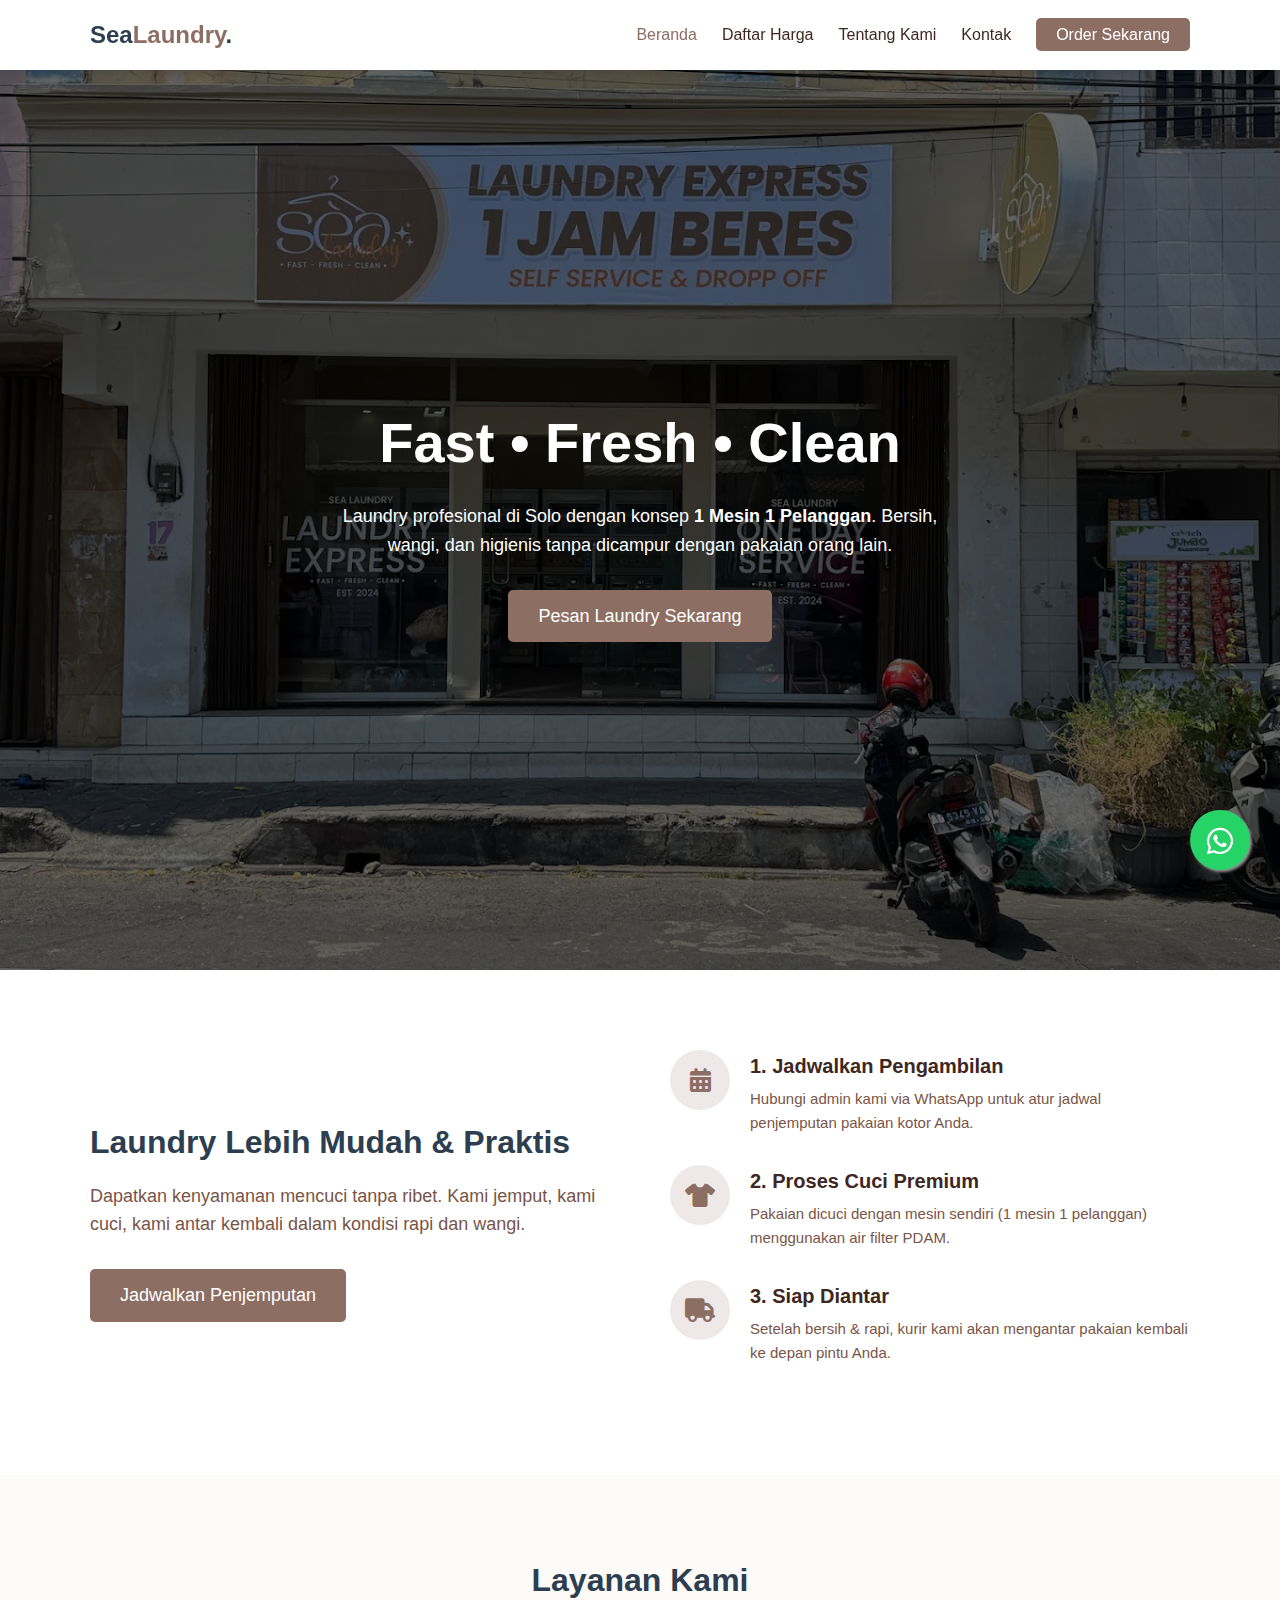
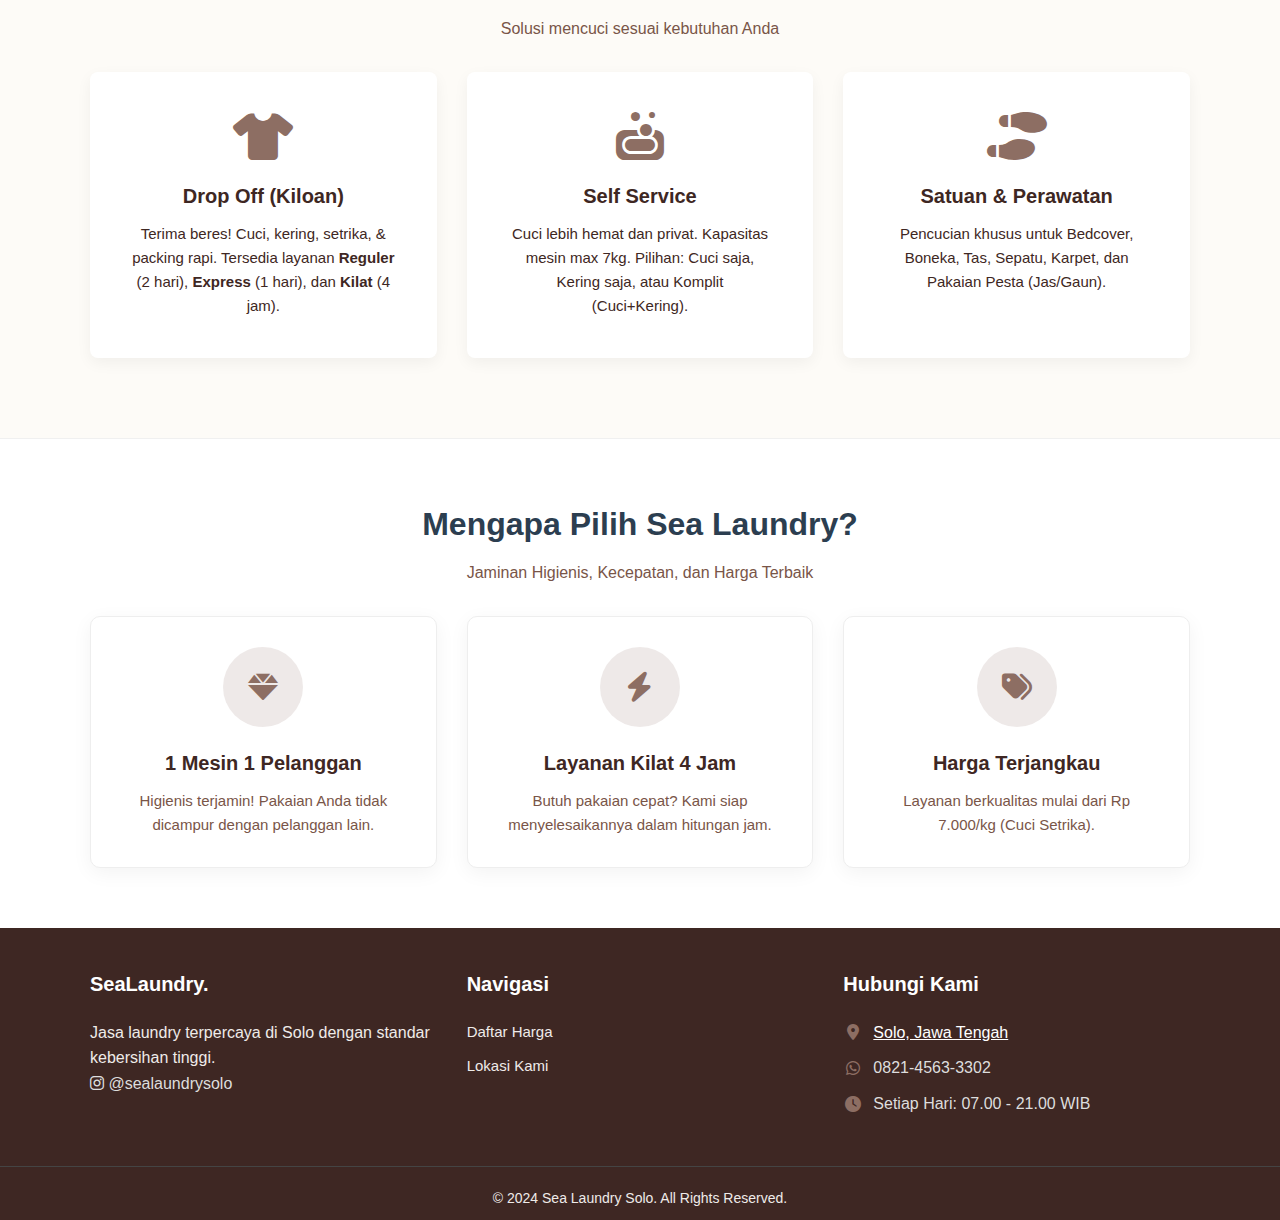
<file: index.html>
<!DOCTYPE html>
<html lang="id">
<head>
    <meta charset="UTF-8">
    <meta name="viewport" content="width=device-width, initial-scale=1.0">
    <title>Sea Laundry Solo - Fast, Fresh, Clean</title>
    <link rel="stylesheet" href="assets/css/style.css">
    <link rel="icon" href="assets/image/favicon.png" type="image/png">
    <link rel="stylesheet" href="https://cdnjs.cloudflare.com/ajax/libs/font-awesome/6.0.0/css/all.min.css">
</head>
<body>

    <nav class="navbar">
        <div class="container">
            <a href="index.html" class="logo">Sea<span>Laundry</span>.</a>
            
            <div class="menu-toggle" id="mobile-menu">
                <span class="bar"></span>
                <span class="bar"></span>
                <span class="bar"></span>
            </div>

            <ul class="nav-links">
                <li><a href="index.html" class="active">Beranda</a></li>
                <li><a href="pages/price-list.html">Daftar Harga</a></li>
                <li><a href="pages/about.html">Tentang Kami</a></li>
                <li><a href="pages/contact.html">Kontak</a></li>
                <li><a href="https://wa.me/6282145633302" class="btn-nav">Order Sekarang</a></li>
            </ul>
        </div>
    </nav>

    <header class="hero" id="home">
        <div class="hero-content">
            <h1>Fast • Fresh • Clean</h1>
            <p>Laundry profesional di Solo dengan konsep <strong>1 Mesin 1 Pelanggan</strong>. Bersih, wangi, dan higienis tanpa dicampur dengan pakaian orang lain.</p>
            <a href="https://wa.me/6282145633302" class="btn-primary">Pesan Laundry Sekarang</a>
        </div>
    </header>

    <section class="workflow">
        <div class="container workflow-grid">
            
            <div class="workflow-left">
                <h2 class="section-title" style="text-align: left;">Laundry Lebih Mudah & Praktis</h2>
                <p>Dapatkan kenyamanan mencuci tanpa ribet. Kami jemput, kami cuci, kami antar kembali dalam kondisi rapi dan wangi.</p>
                <a href="https://wa.me/6282145633302" class="btn-primary">Jadwalkan Penjemputan</a>
            </div>

            <div class="workflow-right">
                
                <div class="wf-item">
                    <div class="wf-icon">
                        <i class="fas fa-calendar-alt"></i>
                    </div>
                    <div class="wf-text">
                        <h3>1. Jadwalkan Pengambilan</h3>
                        <p>Hubungi admin kami via WhatsApp untuk atur jadwal penjemputan pakaian kotor Anda.</p>
                    </div>
                </div>

                <div class="wf-item">
                    <div class="wf-icon">
                        <i class="fas fa-tshirt"></i>
                    </div>
                    <div class="wf-text">
                        <h3>2. Proses Cuci Premium</h3>
                        <p>Pakaian dicuci dengan mesin sendiri (1 mesin 1 pelanggan) menggunakan air filter PDAM.</p>
                    </div>
                </div>

                <div class="wf-item">
                    <div class="wf-icon">
                        <i class="fas fa-truck"></i>
                    </div>
                    <div class="wf-text">
                        <h3>3. Siap Diantar</h3>
                        <p>Setelah bersih & rapi, kurir kami akan mengantar pakaian kembali ke depan pintu Anda.</p>
                    </div>
                </div>

            </div>
        </div>
    </section>

    <section class="services" id="services">
        <div class="container">
            <h2 class="section-title">Layanan Kami</h2>
            <p class="section-subtitle">Solusi mencuci sesuai kebutuhan Anda</p>
            
            <div class="service-grid">
                <div class="service-card">
                    <i class="fas fa-tshirt service-icon"></i>
                    <h3>Drop Off (Kiloan)</h3>
                    <p>Terima beres! Cuci, kering, setrika, & packing rapi. Tersedia layanan <strong>Reguler</strong> (2 hari), <strong>Express</strong> (1 hari), dan <strong>Kilat</strong> (4 jam).</p>
                </div>

                <div class="service-card">
                    <i class="fas fa-soap service-icon"></i>
                    <h3>Self Service</h3>
                    <p>Cuci lebih hemat dan privat. Kapasitas mesin max 7kg. Pilihan: Cuci saja, Kering saja, atau Komplit (Cuci+Kering).</p>
                </div>

                <div class="service-card">
                    <i class="fas fa-shoe-prints service-icon"></i>
                    <h3>Satuan & Perawatan</h3>
                    <p>Pencucian khusus untuk Bedcover, Boneka, Tas, Sepatu, Karpet, dan Pakaian Pesta (Jas/Gaun).</p>
                </div>
            </div>
        </div>
    </section>

    <section class="features">
        <div class="container">
            <h2 class="section-title">Mengapa Pilih Sea Laundry?</h2>
            <p class="section-subtitle">Jaminan Higienis, Kecepatan, dan Harga Terbaik</p>
            <div class="features-grid">
                
                <div class="feature-item">
                    <div class="feature-icon">
                        <i class="fas fa-gem"></i> </div>
                    <h3>1 Mesin 1 Pelanggan</h3>
                    <p>Higienis terjamin! Pakaian Anda tidak dicampur dengan pelanggan lain.</p>
                </div>

                <div class="feature-item">
                    <div class="feature-icon">
                        <i class="fas fa-bolt"></i> </div>
                    <h3>Layanan Kilat 4 Jam</h3>
                    <p>Butuh pakaian cepat? Kami siap menyelesaikannya dalam hitungan jam.</p>
                </div>

                <div class="feature-item">
                    <div class="feature-icon">
                        <i class="fas fa-tags"></i> </div>
                    <h3>Harga Terjangkau</h3>
                    <p>Layanan berkualitas mulai dari Rp 7.000/kg (Cuci Setrika).</p>
                </div>

            </div>
        </div>
    </section>

    <footer>
        <div class="container footer-content">
            <div class="footer-section">
                <h3>SeaLaundry.</h3>
                <p>Jasa laundry terpercaya di Solo dengan standar kebersihan tinggi.</p>
                <p><a href="https://www.instagram.com/sealaundrysolo/" target="_blank" style="color: #ddd;"><i class="fab fa-instagram"></i> @sealaundrysolo</a></p>
            </div>
            <div class="footer-section">
                <h3>Navigasi</h3>
                <ul>
                    <li><a href="pages/price-list.html">Daftar Harga</a></li>
                    <li><a href="pages/contact.html">Lokasi Kami</a></li>
                </ul>
            </div>
            <div class="footer-section">
                <h3>Hubungi Kami</h3>
                
                <div class="footer-contact-row">
                    <i class="fas fa-map-marker-alt"></i>
                    <a href="https://maps.app.goo.gl/S8mhkAVVoAn85UU68" target="_blank" class="map-link">
                        Solo, Jawa Tengah
                    </a>
                </div>
                
                <div class="footer-contact-row">
                    <i class="fab fa-whatsapp"></i>
                    <a href="https://wa.me/6282145633302" target="_blank" class="footer-link">
                        0821-4563-3302
                    </a>
                </div>
                <div class="footer-contact-row">
                    <i class="fas fa-clock"></i>
                    <span style="color: #ddd;">Setiap Hari: 07.00 - 21.00 WIB</span>
                </div>
            </div>
        </div>
        <div class="footer-bottom">
            <p>&copy; 2024 Sea Laundry Solo. All Rights Reserved.</p>
        </div>
    </footer>

    <a href="https://wa.me/6282145633302?text=Halo%20Sea%20Laundry,%20saya%20mau%20tanya%20tentang%20layanan%20laundry..." class="float-wa" target="_blank">
        <i class="fab fa-whatsapp my-float"></i>
    </a>

    <script src="assets/js/main.js"></script>
</body>
</html>
</file>
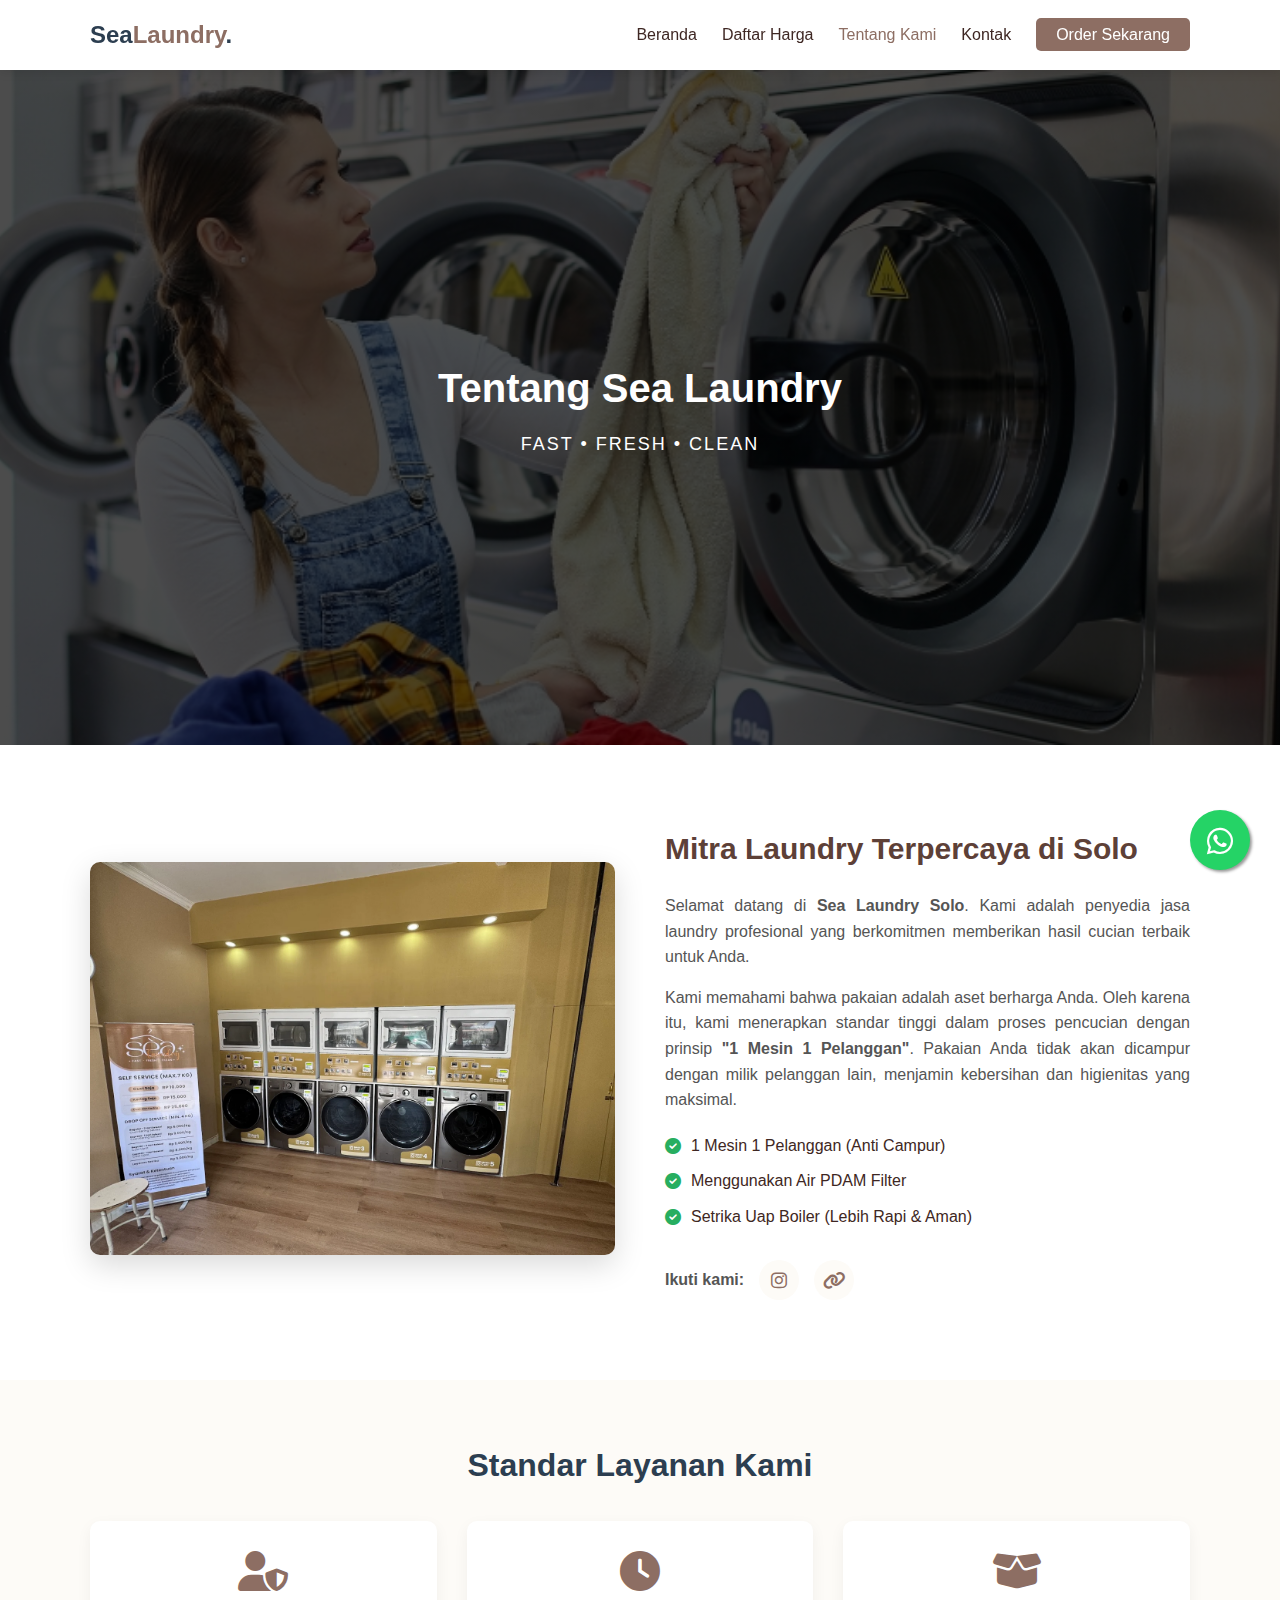
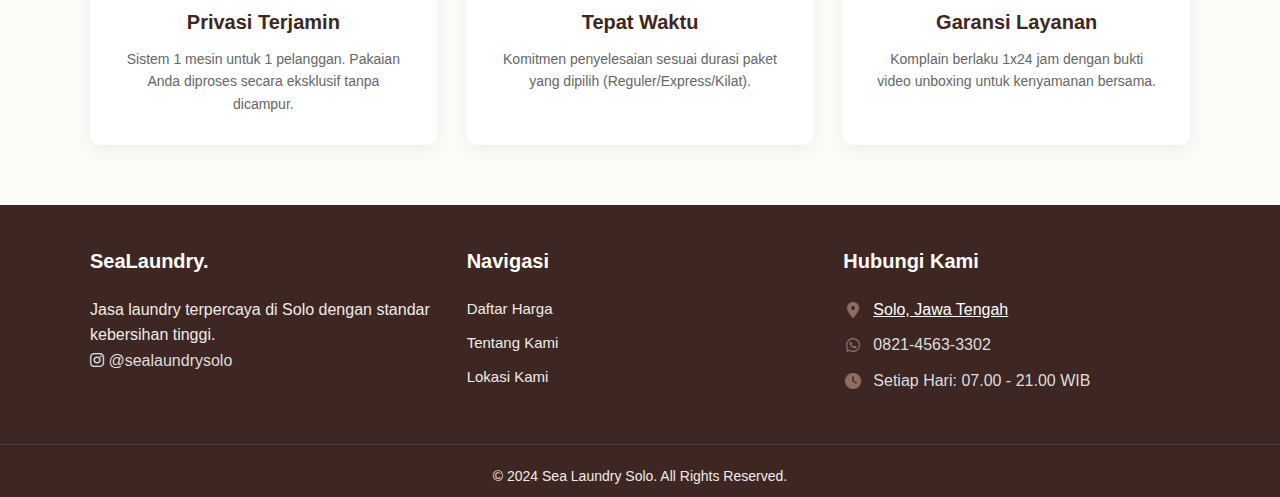
<file: pages/about.html>
<!DOCTYPE html>
<html lang="id">
<head>
    <meta charset="UTF-8">
    <meta name="viewport" content="width=device-width, initial-scale=1.0">
    <title>Tentang Kami - Sea Laundry Solo</title>
    
    <link rel="stylesheet" href="../assets/css/style.css">
    <link rel="stylesheet" href="https://cdnjs.cloudflare.com/ajax/libs/font-awesome/6.0.0/css/all.min.css">
</head>
<body>

    <nav class="navbar">
        <div class="container">
            <a href="../index.html" class="logo">Sea<span>Laundry</span>.</a>
            
            <div class="menu-toggle" id="mobile-menu">
                <span class="bar"></span>
                <span class="bar"></span>
                <span class="bar"></span>
            </div>

            <ul class="nav-links">
                <li><a href="../index.html">Beranda</a></li>
                <li><a href="price-list.html">Daftar Harga</a></li>
                <li><a href="about.html" class="active">Tentang Kami</a></li>
                <li><a href="contact.html">Kontak</a></li>
                <li><a href="https://wa.me/6282145633302" class="btn-nav">Order Sekarang</a></li>
            </ul>
        </div>
    </nav>

    <header class="page-header">
        <div class="header-content">
            <h1>Tentang Sea Laundry</h1>
            <p>Fast • Fresh • Clean</p>
        </div>
    </header>

    <section class="about-section">
        <div class="container">
            <div class="about-grid">
                <div class="about-image">
                    <img src="../assets/image/interior.webp" alt="Interior Sea Laundry Solo">
                </div>
                <div class="about-text">
                    <h2>Mitra Laundry Terpercaya di Solo</h2>
                    <p>Selamat datang di <strong>Sea Laundry Solo</strong>. Kami adalah penyedia jasa laundry profesional yang berkomitmen memberikan hasil cucian terbaik untuk Anda.</p>
                    <p>Kami memahami bahwa pakaian adalah aset berharga Anda. Oleh karena itu, kami menerapkan standar tinggi dalam proses pencucian dengan prinsip <strong>"1 Mesin 1 Pelanggan"</strong>. Pakaian Anda tidak akan dicampur dengan milik pelanggan lain, menjamin kebersihan dan higienitas yang maksimal.</p>
                    
                    <div class="about-features">
                        <div class="af-item">
                            <i class="fas fa-check-circle"></i>
                            <span>1 Mesin 1 Pelanggan (Anti Campur)</span>
                        </div>
                        <div class="af-item">
                            <i class="fas fa-check-circle"></i>
                            <span>Menggunakan Air PDAM Filter</span>
                        </div>
                        <div class="af-item">
                            <i class="fas fa-check-circle"></i>
                            <span>Setrika Uap Boiler (Lebih Rapi & Aman)</span>
                        </div>
                    </div>

                    <div class="social-connect">
                        <p>Ikuti kami:</p>
                        <a href="https://www.instagram.com/sealaundrysolo/" target="_blank" class="social-icon"><i class="fab fa-instagram"></i></a>
                        <a href="https://linktr.ee/SeaLaundrySolo" target="_blank" class="social-icon"><i class="fas fa-link"></i></a>
                    </div>
                </div>
            </div>
        </div>
    </section>

    <section class="values-section">
        <div class="container">
            <h2 class="section-title">Standar Layanan Kami</h2>
            <div class="values-grid">
                <div class="value-card">
                    <i class="fas fa-user-shield"></i>
                    <h3>Privasi Terjamin</h3>
                    <p>Sistem 1 mesin untuk 1 pelanggan. Pakaian Anda diproses secara eksklusif tanpa dicampur.</p>
                </div>
                <div class="value-card">
                    <i class="fas fa-clock"></i>
                    <h3>Tepat Waktu</h3>
                    <p>Komitmen penyelesaian sesuai durasi paket yang dipilih (Reguler/Express/Kilat).</p>
                </div>
                <div class="value-card">
                    <i class="fas fa-box-open"></i>
                    <h3>Garansi Layanan</h3>
                    <p>Komplain berlaku 1x24 jam dengan bukti video unboxing untuk kenyamanan bersama.</p>
                </div>
            </div>
        </div>
    </section>

    <footer>
        <div class="container footer-content">
            <div class="footer-section">
                <h3>SeaLaundry.</h3>
                <p>Jasa laundry terpercaya di Solo dengan standar kebersihan tinggi.</p>
                <p><a href="https://www.instagram.com/sealaundrysolo/" target="_blank" style="color: #ddd;"><i class="fab fa-instagram"></i> @sealaundrysolo</a></p>
            </div>
            
            <div class="footer-section">
                <h3>Navigasi</h3>
                <ul>
                    <li><a href="price-list.html">Daftar Harga</a></li>
                    <li><a href="about.html">Tentang Kami</a></li>
                    <li><a href="contact.html">Lokasi Kami</a></li>
                </ul>
            </div>
            
            <div class="footer-section">
                <h3>Hubungi Kami</h3>
                
                <div class="footer-contact-row">
                    <i class="fas fa-map-marker-alt"></i>
                    <a href="https://maps.google.com/?q=Sea+Laundry+Solo" target="_blank" class="map-link">
                        Solo, Jawa Tengah
                    </a>
                </div>
                
                <div class="footer-contact-row">
                    <i class="fab fa-whatsapp"></i>
                    <a href="https://wa.me/6282145633302" target="_blank" class="footer-link">
                        0821-4563-3302
                    </a>
                </div>
                
                <div class="footer-contact-row">
                    <i class="fas fa-clock"></i>
                    <span style="color: #ddd;">Setiap Hari: 07.00 - 21.00 WIB</span>
                </div>
            </div>
        </div>
        <div class="footer-bottom">
            <p>© 2024 Sea Laundry Solo. All Rights Reserved.</p>
        </div>
    </footer>

    <a href="https://wa.me/6282145633302?text=Halo%20Sea%20Laundry,%20saya%20ingin%20bertanya..." class="float-wa" target="_blank">
        <i class="fab fa-whatsapp my-float"></i>
    </a>

    <script src="../assets/js/main.js"></script>
</body>
</html>
</file>
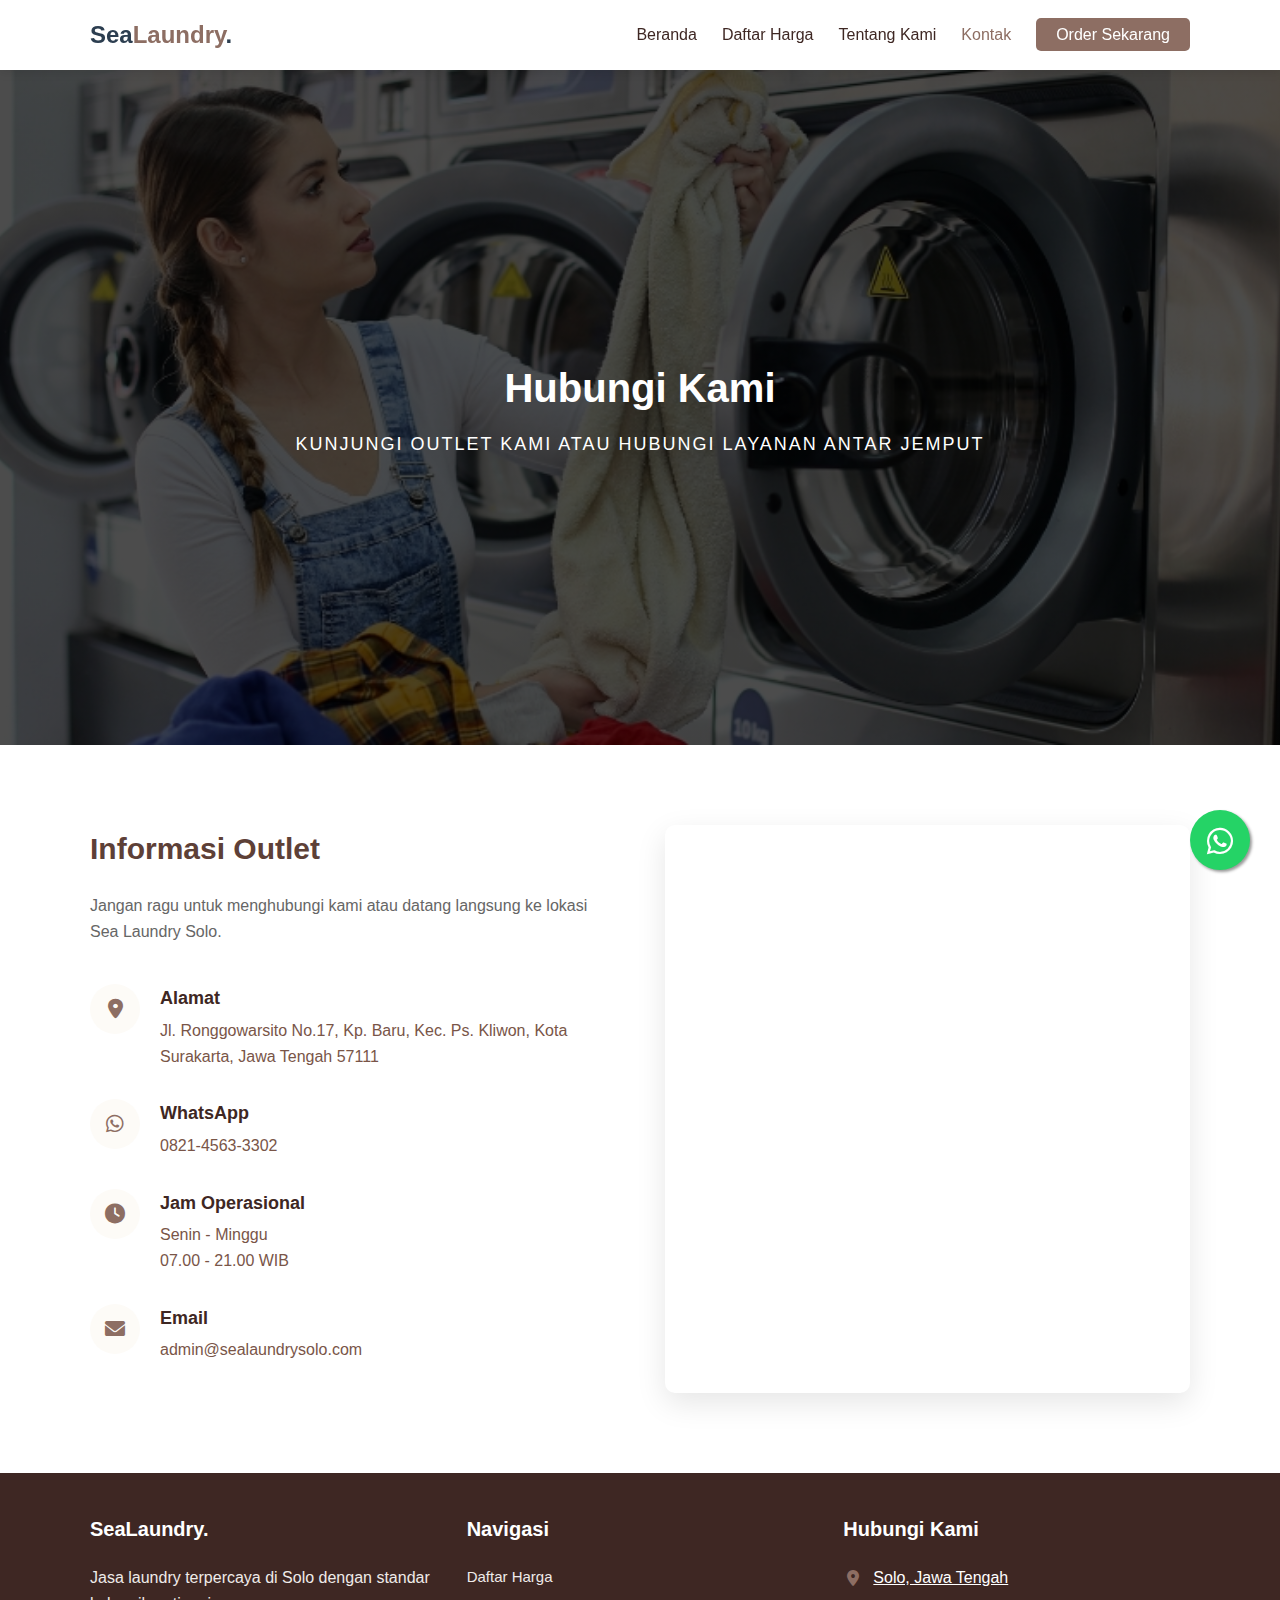
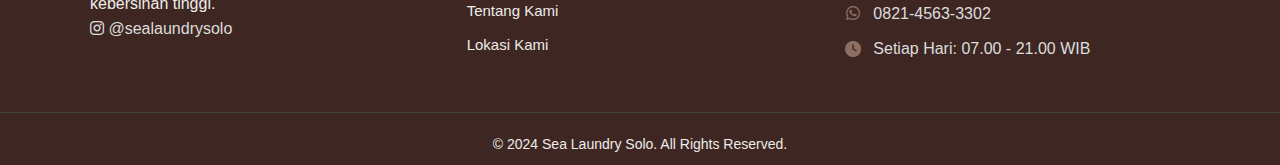
<file: pages/contact.html>
<!DOCTYPE html>
<html lang="id">
<head>
    <meta charset="UTF-8">
    <meta name="viewport" content="width=device-width, initial-scale=1.0">
    <title>Kontak & Lokasi - Sea Laundry Solo</title>
    <link rel="icon" href="../assets/image/favicon.png" type="image/png">
    <link rel="stylesheet" href="../assets/css/style.css">
    <link rel="stylesheet" href="https://cdnjs.cloudflare.com/ajax/libs/font-awesome/6.0.0/css/all.min.css">
</head>
<body>

    <nav class="navbar">
        <div class="container">
            <a href="../index.html" class="logo">Sea<span>Laundry</span>.</a>
            
            <div class="menu-toggle" id="mobile-menu">
                <span class="bar"></span>
                <span class="bar"></span>
                <span class="bar"></span>
            </div>

            <ul class="nav-links">
                <li><a href="../index.html">Beranda</a></li>
                <li><a href="price-list.html">Daftar Harga</a></li>
                <li><a href="about.html">Tentang Kami</a></li>
                <li><a href="contact.html" class="active">Kontak</a></li>
                <li><a href="https://wa.me/6282145633302" class="btn-nav">Order Sekarang</a></li>
            </ul>
        </div>
    </nav>

    <header class="page-header">
        <div class="header-content">
            <h1>Hubungi Kami</h1>
            <p>Kunjungi outlet kami atau hubungi layanan antar jemput</p>
        </div>
    </header>

    <section class="contact-section">
        <div class="container">
            <div class="contact-grid">
                
                <div class="contact-info">
                    <h2>Informasi Outlet</h2>
                    <p>Jangan ragu untuk menghubungi kami atau datang langsung ke lokasi Sea Laundry Solo.</p>
                    
                    <div class="contact-item">
                        <i class="fas fa-map-marker-alt"></i>
                        <div>
                            <h3>Alamat</h3>
                            <p>Jl. Ronggowarsito No.17, Kp. Baru, Kec. Ps. Kliwon, Kota Surakarta, Jawa Tengah 57111</p>
                        </div>
                    </div>

                    <div class="contact-item">
                        <i class="fab fa-whatsapp"></i>
                        <div>
                            <h3>WhatsApp</h3>
                            <p><a href="https://wa.me/6282145633302">0821-4563-3302</a></p>
                        </div>
                    </div>

                    <div class="contact-item">
                        <i class="fas fa-clock"></i>
                        <div>
                            <h3>Jam Operasional</h3>
                            <p>Senin - Minggu</p>
                            <p>07.00 - 21.00 WIB</p>
                        </div>
                    </div>

                    <div class="contact-item">
                        <i class="fas fa-envelope"></i>
                        <div>
                            <h3>Email</h3>
                            <p>admin@sealaundrysolo.com</p>
                        </div>
                    </div>
                </div>

                <div class="contact-map">
                    <div class="map-responsive">
                        <iframe src="https://www.google.com/maps/embed?pb=!1m14!1m8!1m3!1d1799.033904417703!2d110.82723712687977!3d-7.571253311183058!3m2!1i1024!2i768!4f13.1!3m3!1m2!1s0x2e7a17f77484fd23%3A0x5e15e56496da6f5d!2sSea%20Laundry%20Solo!5e0!3m2!1sen!2sid!4v1763559240361!5m2!1sen!2sid" width="100%" height="450" style="border:0;" allowfullscreen="" loading="lazy" referrerpolicy="no-referrer-when-downgrade"></iframe>
                    </div>
                </div>

            </div>
        </div>
    </section>

    <footer>
        <div class="container footer-content">
            <div class="footer-section">
                <h3>SeaLaundry.</h3>
                <p>Jasa laundry terpercaya di Solo dengan standar kebersihan tinggi.</p>
                <p><a href="https://www.instagram.com/sealaundrysolo/" target="_blank" style="color: #ddd;"><i class="fab fa-instagram"></i> @sealaundrysolo</a></p>
            </div>
            
            <div class="footer-section">
                <h3>Navigasi</h3>
                <ul>
                    <li><a href="price-list.html">Daftar Harga</a></li>
                    <li><a href="about.html">Tentang Kami</a></li>
                    <li><a href="contact.html">Lokasi Kami</a></li>
                </ul>
            </div>
            
            <div class="footer-section">
                <h3>Hubungi Kami</h3>
                
                <div class="footer-contact-row">
                    <i class="fas fa-map-marker-alt"></i>
                    <a href="https://maps.google.com/?q=Sea+Laundry+Solo" target="_blank" class="map-link">
                        Solo, Jawa Tengah
                    </a>
                </div>
                
                <div class="footer-contact-row">
                    <i class="fab fa-whatsapp"></i>
                    <a href="https://wa.me/6282145633302" target="_blank" class="footer-link">
                        0821-4563-3302
                    </a>
                </div>
                <div class="footer-contact-row">
                    <i class="fas fa-clock"></i>
                    <span style="color: #ddd;">Setiap Hari: 07.00 - 21.00 WIB</span>
                </div>
            </div>
        </div>
        <div class="footer-bottom">
            <p>&copy; 2024 Sea Laundry Solo. All Rights Reserved.</p>
        </div>
    </footer>

    <a href="https://wa.me/6282145633302?text=Halo..." class="float-wa" target="_blank">
        <i class="fab fa-whatsapp my-float"></i>
    </a>

    <script src="../assets/js/main.js"></script>
</body>
</html>
</file>
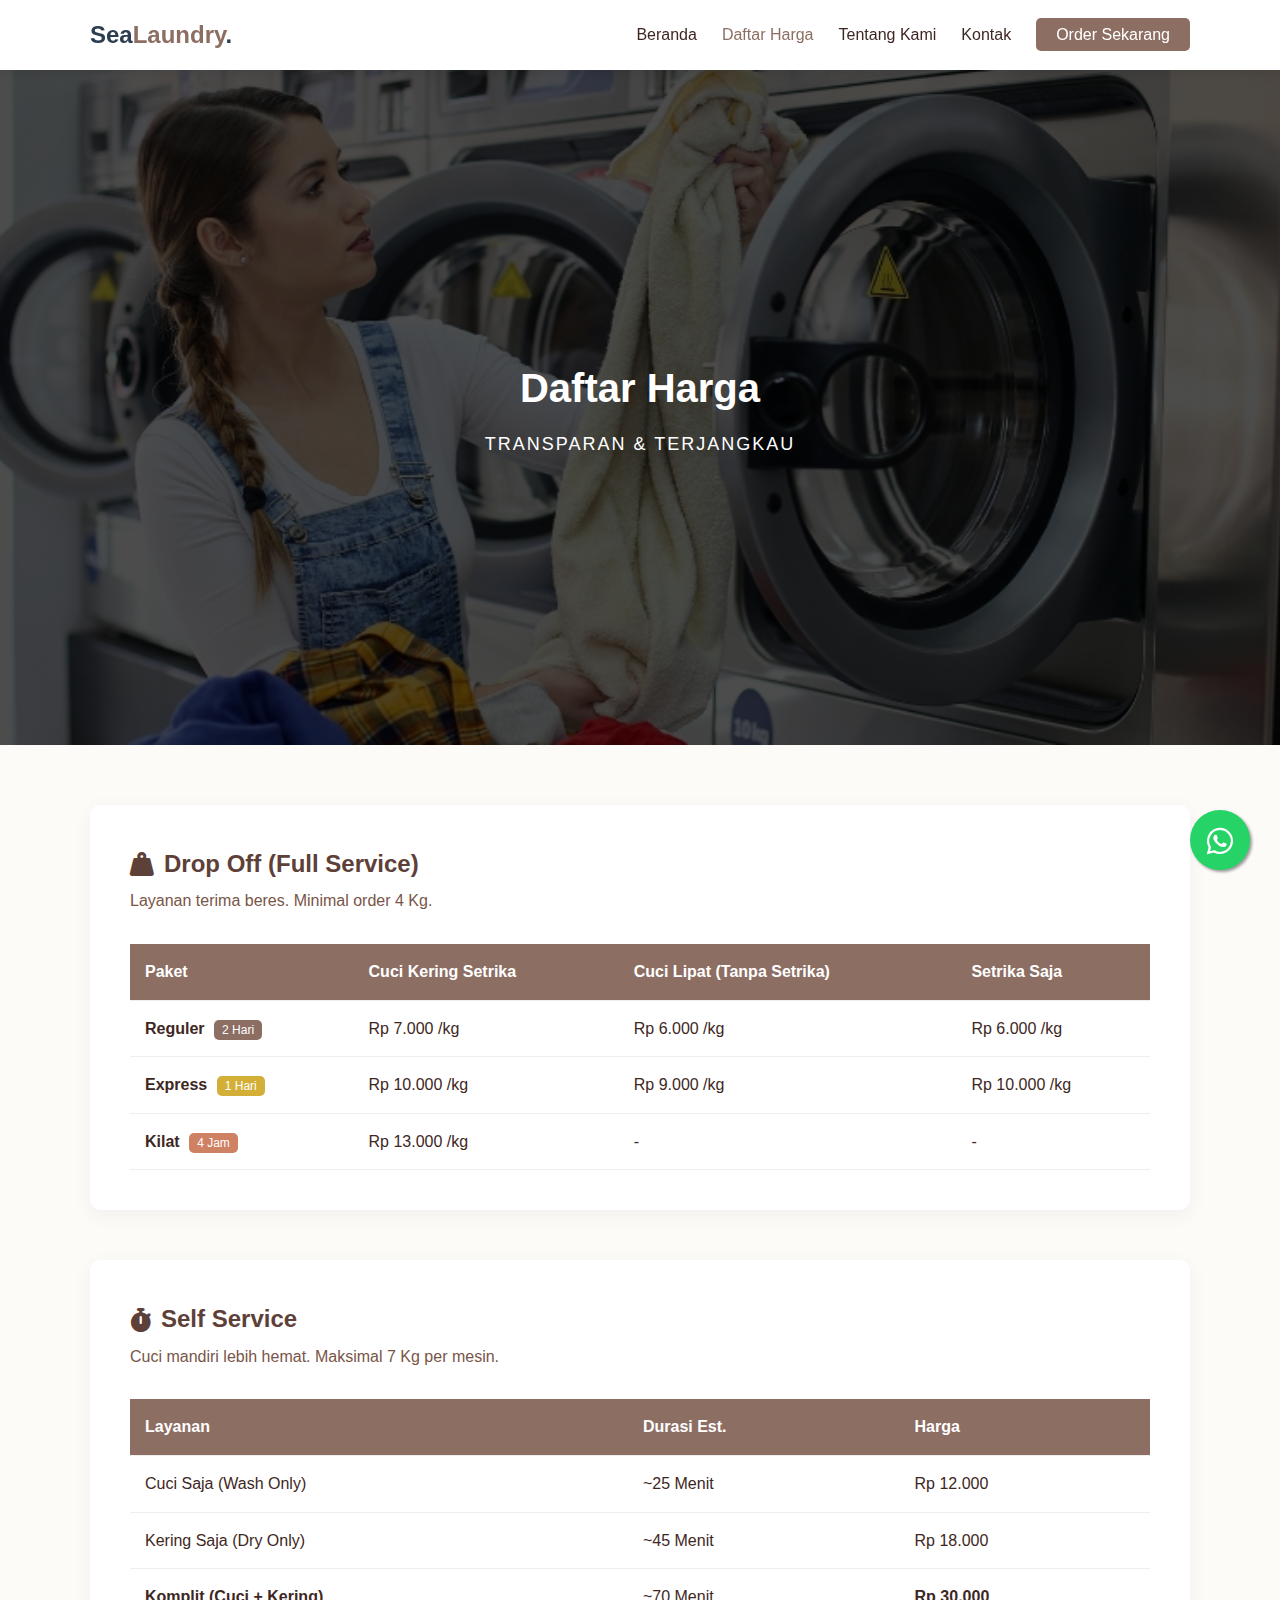
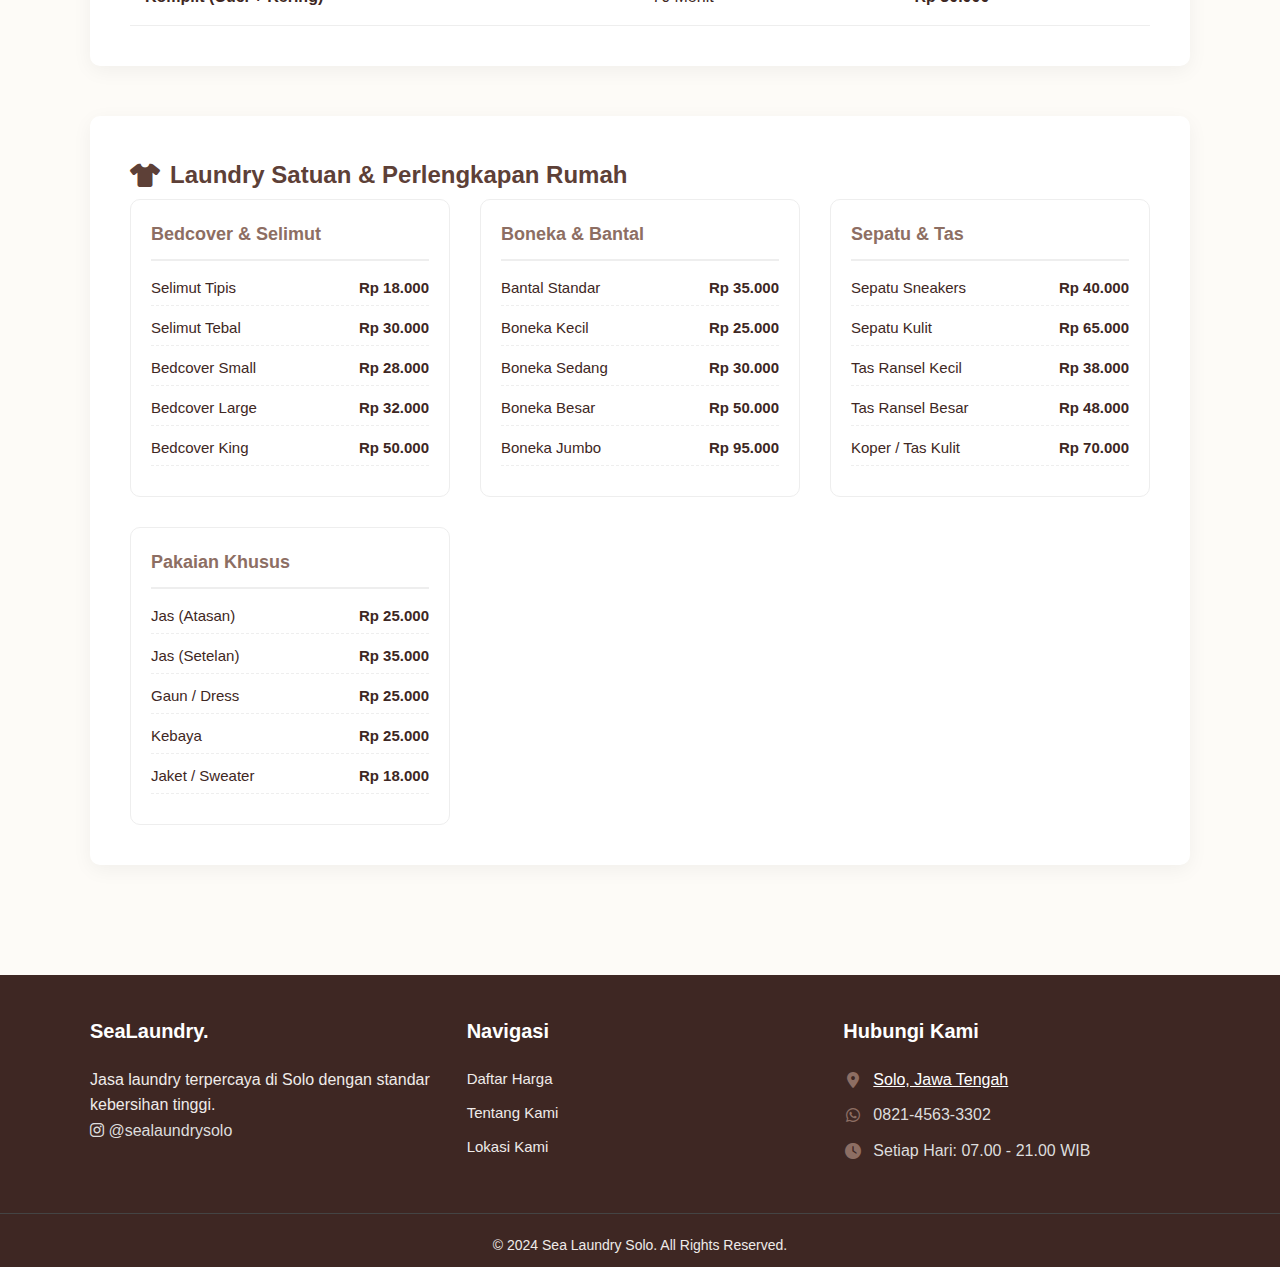
<file: pages/price-list.html>
<!DOCTYPE html>
<html lang="id">
<head>
    <meta charset="UTF-8">
    <meta name="viewport" content="width=device-width, initial-scale=1.0">
    <title>Daftar Harga - Sea Laundry Solo</title>
    <link rel="icon" href="../assets/image/favicon.png" type="image/png">
    <link rel="stylesheet" href="../assets/css/style.css">
    <link rel="stylesheet" href="https://cdnjs.cloudflare.com/ajax/libs/font-awesome/6.0.0/css/all.min.css">
</head>
<body>

    <nav class="navbar">
        <div class="container">
            <a href="../index.html" class="logo">Sea<span>Laundry</span>.</a>
            
            <div class="menu-toggle" id="mobile-menu">
                <span class="bar"></span>
                <span class="bar"></span>
                <span class="bar"></span>
            </div>

            <ul class="nav-links">
                <li><a href="../index.html">Beranda</a></li>
                <li><a href="price-list.html" class="active">Daftar Harga</a></li>
                <li><a href="about.html">Tentang Kami</a></li>
                <li><a href="contact.html">Kontak</a></li>
                <li><a href="https://wa.me/6282145633302" class="btn-nav">Order Sekarang</a></li>
            </ul>
        </div>
    </nav>

    <header class="page-header">
        <div class="header-content">
            <h1>Daftar Harga</h1>
            <p>Transparan & Terjangkau</p>
        </div>
    </header>

    <section class="price-section">
        <div class="container">
            
            <div class="price-category">
                <h2 class="category-title"><i class="fas fa-weight-hanging"></i> Drop Off (Full Service)</h2>
                <p class="category-desc">Layanan terima beres. Minimal order 4 Kg.</p>
                
                <div class="table-responsive">
                    <table class="price-table">
                        <thead>
                            <tr>
                                <th>Paket</th>
                                <th>Cuci Kering Setrika</th>
                                <th>Cuci Lipat (Tanpa Setrika)</th>
                                <th>Setrika Saja</th>
                            </tr>
                        </thead>
                        <tbody>
                            <tr>
                                <td><strong>Reguler</strong> <span class="badge">2 Hari</span></td>
                                <td>Rp 7.000 /kg</td>
                                <td>Rp 6.000 /kg</td>
                                <td>Rp 6.000 /kg</td>
                            </tr>
                            <tr>
                                <td><strong>Express</strong> <span class="badge yellow">1 Hari</span></td>
                                <td>Rp 10.000 /kg</td>
                                <td>Rp 9.000 /kg</td>
                                <td>Rp 10.000 /kg</td>
                            </tr>
                            <tr>
                                <td><strong>Kilat</strong> <span class="badge red">4 Jam</span></td>
                                <td>Rp 13.000 /kg</td>
                                <td>-</td>
                                <td>-</td>
                            </tr>
                        </tbody>
                    </table>
                </div>
            </div>

            <div class="price-category">
                <h2 class="category-title"><i class="fas fa-stopwatch"></i> Self Service</h2>
                <p class="category-desc">Cuci mandiri lebih hemat. Maksimal 7 Kg per mesin.</p>
                
                <div class="table-responsive">
                    <table class="price-table">
                        <thead>
                            <tr>
                                <th>Layanan</th>
                                <th>Durasi Est.</th>
                                <th>Harga</th>
                            </tr>
                        </thead>
                        <tbody>
                            <tr>
                                <td>Cuci Saja (Wash Only)</td>
                                <td>~25 Menit</td>
                                <td>Rp 12.000</td>
                            </tr>
                            <tr>
                                <td>Kering Saja (Dry Only)</td>
                                <td>~45 Menit</td>
                                <td>Rp 18.000</td>
                            </tr>
                            <tr>
                                <td><strong>Komplit (Cuci + Kering)</strong></td>
                                <td>~70 Menit</td>
                                <td><strong>Rp 30.000</strong></td>
                            </tr>
                        </tbody>
                    </table>
                </div>
            </div>

            <div class="price-category">
                <h2 class="category-title"><i class="fas fa-tshirt"></i> Laundry Satuan & Perlengkapan Rumah</h2>
                
                <div class="unit-grid">
                    <div class="unit-card">
                        <h3>Bedcover & Selimut</h3>
                        <ul>
                            <li><span>Selimut Tipis</span> <span>Rp 18.000</span></li>
                            <li><span>Selimut Tebal</span> <span>Rp 30.000</span></li>
                            <li><span>Bedcover Small</span> <span>Rp 28.000</span></li>
                            <li><span>Bedcover Large</span> <span>Rp 32.000</span></li>
                            <li><span>Bedcover King</span> <span>Rp 50.000</span></li>
                        </ul>
                    </div>

                    <div class="unit-card">
                        <h3>Boneka & Bantal</h3>
                        <ul>
                            <li><span>Bantal Standar</span> <span>Rp 35.000</span></li>
                            <li><span>Boneka Kecil</span> <span>Rp 25.000</span></li>
                            <li><span>Boneka Sedang</span> <span>Rp 30.000</span></li>
                            <li><span>Boneka Besar</span> <span>Rp 50.000</span></li>
                            <li><span>Boneka Jumbo</span> <span>Rp 95.000</span></li>
                        </ul>
                    </div>

                    <div class="unit-card">
                        <h3>Sepatu & Tas</h3>
                        <ul>
                            <li><span>Sepatu Sneakers</span> <span>Rp 40.000</span></li>
                            <li><span>Sepatu Kulit</span> <span>Rp 65.000</span></li>
                            <li><span>Tas Ransel Kecil</span> <span>Rp 38.000</span></li>
                            <li><span>Tas Ransel Besar</span> <span>Rp 48.000</span></li>
                            <li><span>Koper / Tas Kulit</span> <span>Rp 70.000</span></li>
                        </ul>
                    </div>
                     <div class="unit-card">
                        <h3>Pakaian Khusus</h3>
                        <ul>
                            <li><span>Jas (Atasan)</span> <span>Rp 25.000</span></li>
                            <li><span>Jas (Setelan)</span> <span>Rp 35.000</span></li>
                            <li><span>Gaun / Dress</span> <span>Rp 25.000</span></li>
                            <li><span>Kebaya</span> <span>Rp 25.000</span></li>
                            <li><span>Jaket / Sweater</span> <span>Rp 18.000</span></li>
                        </ul>
                    </div>
                </div>
            </div>

        </div>
    </section>

    <footer>
        <div class="container footer-content">
            <div class="footer-section">
                <h3>SeaLaundry.</h3>
                <p>Jasa laundry terpercaya di Solo dengan standar kebersihan tinggi.</p>
                <p><a href="https://www.instagram.com/sealaundrysolo/" target="_blank" style="color: #ddd;"><i class="fab fa-instagram"></i> @sealaundrysolo</a></p>
            </div>
            
            <div class="footer-section">
                <h3>Navigasi</h3>
                <ul>
                    <li><a href="price-list.html">Daftar Harga</a></li>
                    <li><a href="about.html">Tentang Kami</a></li>
                    <li><a href="contact.html">Lokasi Kami</a></li>
                </ul>
            </div>
            
            <div class="footer-section">
                <h3>Hubungi Kami</h3>
                <div class="footer-contact-row">
                    <i class="fas fa-map-marker-alt"></i>
                    <a href="https://maps.google.com/?q=Sea+Laundry+Solo" target="_blank" class="map-link">Solo, Jawa Tengah</a>
                </div>
                <div class="footer-contact-row">
                    <i class="fab fa-whatsapp"></i>
                    <a href="https://wa.me/6282145633302" target="_blank" class="footer-link">0821-4563-3302</a>
                </div>
                <div class="footer-contact-row">
                    <i class="fas fa-clock"></i>
                    <span style="color: #ddd;">Setiap Hari: 07.00 - 21.00 WIB</span>
                </div>
            </div>
        </div>
        <div class="footer-bottom">
            <p>© 2024 Sea Laundry Solo. All Rights Reserved.</p>
        </div>
    </footer>

    <a href="https://wa.me/6282145633302" class="float-wa" target="_blank"><i class="fab fa-whatsapp my-float"></i></a>

    <script src="../assets/js/main.js"></script>
</body>
</html>
</file>
<file: assets/css/style.css>
/* --- 1. BEST PRACTICE: CSS VARIABLES (NUANSA COKLAT) --- */
:root {
    /* Warna Utama: Coklat Elegan (Mirip warna kayu/kopi) */
    --primary-color: #8D6E63; 
    /* Warna Hover: Coklat Lebih Tua (Dark Coffee) */
    --primary-dark: #5D4037; 
    --text-dark: #3E2723; /* Teks jadi coklat sangat tua (bukan hitam pekat) agar lebih lembut */
    --text-light: #795548; /* Teks deskripsi jadi coklat sedang */
    /* Background Light: Krem/Gading (Warm White) agar tidak terlalu dingin */
    --bg-light: #FDFBF7; 
    --white: #ffffff;
    --max-width: 110rem;
    --nav-height: 7rem;
}

/* --- 2. RESET & GLOBAL STYLES --- */
* {
    margin: 0;
    padding: 0;
    box-sizing: border-box;
    font-family: 'Segoe UI', Tahoma, Geneva, Verdana, sans-serif;
}

html, body {
    width: 100%;
    overflow-x: hidden !important;
    position: relative;
}

/* RAHASIA KONVERSI MUDAH */
html {
    font-size: 62.5%; /* Membuat 1rem = 10px */
    scroll-behavior: smooth;
}

body {
    /* Mengembalikan ukuran font standar ke 16px */
    font-size: 1.6rem; 
    line-height: 1.6;
    color: var(--text-dark);
    /* Padding agar konten tidak tertutup navbar yang fixed */
    padding-top: var(--nav-height); 
}

a {
    text-decoration: none; 
    color: inherit; 
}

ul {
    list-style: none;
}

.container {
    width: 90%;
    max-width: var(--max-width);
    margin: auto;
}

/* --- 3. NAVIGATION BAR --- */
.navbar {
    background: var(--white);
    height: var(--nav-height);
    position: fixed;
    top: 0;
    left: 0;
    width: 100%;
    z-index: 9999;
    display: flex;
    align-items: center;
    /* Box shadow tetap pakai px karena ukurannya kecil & spesifik */
    box-shadow: 0 2px 10px rgba(0,0,0,0.1); 
}

.navbar .container {
    display: flex;
    justify-content: space-between;
    align-items: center;
    height: 100%;
}

.logo {
    /* Sebelumnya 1.5rem (24px). Sekarang 1rem=10px, jadi harus 2.4rem agar tetap 24px */
    font-size: 2.4rem; 
    font-weight: bold;
    color: #2c3e50;
}
.logo span { 
    color: var(--primary-color);
}

.nav-links {
    display: flex;
    gap: 2.5rem; /* 25px -> 2.5rem */
    align-items: center;
}

.nav-links a {
    font-weight: 500;
    transition: 0.3s;
}

.nav-links a:hover, .nav-links a.active {
    color: var(--primary-color);
}

.btn-nav {
    background: var(--primary-color);
    color: var(--white) !important;
    padding: 0.8rem 2rem; /* 8px 20px -> 0.8rem 2rem */
    border-radius: 0.5rem; /* 5px -> 0.5rem */
}

.btn-nav:hover {
    background: var(--primary-dark);
}

/* Hamburger Menu */
.menu-toggle {
    display: none;
    cursor: pointer;
}
.bar {
    display: block;
    width: 2.5rem;  /* 25px -> 2.5rem */
    height: 0.3rem; /* 3px -> 0.3rem */
    margin: 0.5rem auto; /* 5px -> 0.5rem */
    transition: all 0.3s ease-in-out;
    background-color: var(--text-dark);
}

/* --- 4. HERO SECTION --- */
.hero {
    background: linear-gradient(rgba(0,0,0,0.6), rgba(0,0,0,0.6)), url('../image/exterior.webp') no-repeat center center/cover; 
    background-size: cover;
    background-position: center;
    height: 100vh; 
    display: flex;
    align-items: center;
    justify-content: center;
    text-align: center;
    color: var(--white);
    background-color: #2c3e50; 
}

.hero h1 { 
    /* Sebelumnya 3.5rem (56px). Dikonversi menjadi 5.6rem */
    font-size: 5.6rem; 
    margin-bottom: 1.5rem; /* 15px -> 1.5rem */
}
.hero p { 
    font-size: 1.8rem; /* Disesuaikan agar sekitar 18px */
    margin-bottom: 3rem; /* 30px -> 3rem */
    max-width: 60rem; /* 600px -> 60rem */
    margin-left: auto; margin-right: auto; 
}

.btn-primary {
    display: inline-block;
    background: var(--primary-color);
    color: var(--white);
    padding: 1.2rem 3rem; /* 12px 30px -> 1.2rem 3rem */
    border-radius: 0.5rem; /* 5px -> 0.5rem */
    font-size: 1.8rem; /* Sekitar 18px */
    transition: 0.3s;
}

.btn-primary:hover {
    background: var(--primary-dark);
}

/* --- 5. SERVICES SECTION --- */
.services { 
    padding: 8rem 0; /* Sebelumnya 5rem (80px di browser default). Jadi 8rem */
    text-align: center; 
    background: var(--bg-light); 
}
.section-title { 
    font-size: 3.2rem; /* Sekitar 32px */
    margin-bottom: 1rem; /* 10px -> 1rem */
    color: #2c3e50; 
}
.section-subtitle { 
    color: var(--text-light); 
    margin-bottom: 3rem; 
    font-size: 1.6rem;
}

.service-grid {
    display: grid;
    /* 280px -> 28rem */
    grid-template-columns: repeat(auto-fit, minmax(28rem, 1fr));
    gap: 3rem; /* 30px -> 3rem */
}

.service-card {
    background: var(--white);
    padding: 4rem; /* 40px -> 4rem */
    border-radius: 0.8rem; /* 8px -> 0.8rem */
    box-shadow: 0 0.5rem 1.5rem rgba(0,0,0,0.05); /* Shadow boleh pakai rem atau px */
    transition: transform 0.3s ease;
}

.service-card:hover {
    transform: translateY(-1rem); 
} /* -10px -> -1rem */

.service-icon { 
    font-size: 4.8rem; /* Sekitar 48px */
    color: var(--primary-color); 
    margin-bottom: 2rem; 
}

.service-card h3 { 
    font-size: 2rem;
    margin-bottom: 1rem; 
}

.service-card p { 
    font-size: 1.5rem; 
}

/* --- 6. FEATURES SECTION (Revised) --- */
.features {
    padding: 6rem 0;
    background-color: var(--white); /* Ganti background biru jadi putih bersih */
    border-top: 1px solid #f0f0f0; /* Garis pemisah tipis di atas */
    text-align: center;
}

.features-grid {
    display: grid;
    /* Grid responsif 3 kolom */
    grid-template-columns: repeat(auto-fit, minmax(28rem, 1fr));
    gap: 3rem;
}

.feature-item {
    background: var(--white);
    padding: 3rem;
    border-radius: 1rem;
    text-align: center;
    /* Memberikan efek kartu dengan bayangan halus */
    box-shadow: 0 0.5rem 2rem rgba(0,0,0,0.05); 
    border: 1px solid #eee; /* Border tipis agar rapi */
    transition: transform 0.3s ease, border-color 0.3s ease;
}

/* Efek saat mouse diarahkan ke kartu */
.feature-item:hover {
    transform: translateY(-0.5rem); /* Kartu naik sedikit */
    border-color: var(--primary-color); /* Border jadi biru */
}

/* Styling Lingkaran Ikon */
.feature-icon {
    width: 8rem;
    height: 8rem;
    /* Ganti background biru transparan jadi Coklat Transparan */
    background: rgba(141, 110, 99, 0.15); 
    color: var(--primary-color);
    border-radius: 50%;
    display: flex;
    align-items: center;
    justify-content: center;
    margin: 0 auto 2rem auto;
    font-size: 3rem;
}

.feature-item h3 {
    font-size: 2rem;
    margin-bottom: 1rem;
    color: var(--text-dark); /* Teks jadi gelap (bukan putih lagi) */
}

.feature-item p {
    font-size: 1.5rem;
    color: var(--text-light); /* Teks abu-abu */
    line-height: 1.6;
}

/* --- 7. FOOTER --- */
footer {
    /* Ganti warna background footer */
    background: #3E2723; /* Dark Chocolate */
    color: #efebe9; /* Teks agak krem dikit biar enak dibaca */
    padding: 4rem 0 1rem;
}

.footer-content {
    display: flex;
    justify-content: space-between;
    flex-wrap: wrap;
    gap: 3rem; /* 30px -> 3rem */
}

.footer-section {
    flex: 1; 
    min-width: 25rem; 
}

.footer-section h3 { 
    color: var(--white); 
    margin-bottom: 2rem; 
    font-size: 2rem; 
}

.footer-section ul li {
    margin-bottom: 1rem; 
    font-size: 1.5rem; 
}

.footer-bottom { 
    text-align: center; 
    border-top: 1px solid #444; /* Border tetap 1px */
    padding-top: 2rem; 
    margin-top: 4rem; 
    font-size: 1.4rem;
}

/* --- Tambahan untuk Footer Link (Sisipkan di baris 282) --- */
.footer-contact-row {
    display: flex;
    align-items: center;
    gap: 1rem;
    margin-bottom: 1rem;
    color: #ddd;
}

.footer-contact-row i {
    width: 2rem;
    text-align: center;
    color: var(--primary-color);
}

.footer-link {
    color: #ddd;
    transition: 0.3s;
}

.footer-link:hover {
    color: var(--white);
    text-decoration: underline;
}

.map-link {
    text-decoration: underline;
    color: var(--white); 
}

/* =========================================
   --- 8. MEDIA QUERIES (RESPONSIVE) ---
   ========================================= */

/* Untuk Breakpoints (768px, 480px), lebih aman tetap menggunakan px 
   agar konsisten dengan settingan device/browser */
@media screen and (max-width: 768px) {
    .nav-links {
        position: absolute;
        right: 0;
        top: var(--nav-height); 
        height: calc(100vh - var(--nav-height)); 
        background: var(--white);
        display: flex;
        flex-direction: column;
        align-items: center;
        justify-content: center; 
        width: 50%; 
        transform: translateX(100%); 
        transition: transform 0.4s ease-in;
        box-shadow: -0.2rem 0 1rem rgba(0,0,0,0.1);
    }

    .nav-links.nav-active {
        transform: translateX(0%);
    }

    .menu-toggle { display: block; }

    .menu-toggle.is-active .bar:nth-child(2) { opacity: 0; }
    .menu-toggle.is-active .bar:nth-child(1) { transform: translateY(0.8rem) rotate(45deg); }
    .menu-toggle.is-active .bar:nth-child(3) { transform: translateY(-0.8rem) rotate(-45deg); }

    .hero h1 { font-size: 4rem; } /* Turunkan sedikit di HP */
    .hero p { font-size: 1.6rem; padding: 0 2rem; }
    
    .service-grid { padding: 0 2rem; }
}

@media screen and (max-width: 480px) {
    .nav-links { width: 100%; } 
    .hero h1 { font-size: 3.2rem; }
}

/* --- 9. UTILITY CLASS --- */
body.no-scroll {
    overflow: hidden; 
    height: 100vh; 
}

/* --- 10. FLOATING WHATSAPP BUTTON --- */
.float-wa {
    position: fixed; 
    width: 6rem;     /* 60px -> 6rem */
    height: 6rem;    /* 60px -> 6rem */
    bottom: 3rem;    /* 30px -> 3rem */
    right: 3rem;     /* 30px -> 3rem */
    background-color: #25d366; 
    color: #FFF;
    border-radius: 50%; /* Gunakan % untuk bulat sempurna */
    text-align: center;
    font-size: 3rem; /* 30px -> 3rem */
    box-shadow: 0.2rem 0.2rem 0.3rem #999; 
    z-index: 1000; 
    display: flex; 
    align-items: center; 
    justify-content: center;
    transition: all 0.3s ease; 
}

.float-wa:hover {
    background-color: #128c7e; 
    transform: scale(1.1); 
}

.my-float {
    margin-top: 0.1rem; 
}

.float-wa::before {
    content: "Butuh Bantuan?"; 
    position: absolute;
    right: 7rem; /* 70px -> 7rem */
    top: 50%;
    transform: translateY(-50%);
    background-color: #333;
    color: white;
    padding: 0.5rem 1rem; /* 5px 10px -> 0.5rem 1rem */
    border-radius: 0.5rem;
    font-size: 1.2rem; /* 12px -> 1.2rem */
    white-space: nowrap; 
    opacity: 0; 
    visibility: hidden;
    transition: opacity 0.3s;
}

.float-wa:hover::before {
    opacity: 1;
    visibility: visible;
}

/* =========================================
   --- 11. SUB-PAGES STYLES (About, Contact, dll) ---
   ========================================= */

/* Header khusus halaman anak (lebih pendek dari Hero home) */
.page-header {
    background: linear-gradient(rgba(0,0,0,0.7), rgba(0,0,0,0.7)), url('../image/hero-bg.jpg'); /* Pastikan path gambar benar */
    background-size: cover;
    background-position: top center;
    height: 75vh; /* Tinggi 40% layar */
    display: flex;
    align-items: center;
    justify-content: center;
    text-align: center;
    color: var(--white);
    margin-top: 0; /* Reset margin karena body sudah ada padding-top */
}

.header-content h1 { 
    font-size: 4rem; 
    margin-bottom: 1rem; 
}

.header-content p { 
    font-size: 1.8rem; 
    letter-spacing: 0.2rem; 
    text-transform: uppercase; 
}

/* About Section */
.about-section { 
    padding: 8rem 0; 
    background: var(--white); 
}

.about-grid {
    display: grid;
    grid-template-columns: repeat(auto-fit, minmax(30rem, 1fr)); /* Dua kolom responsif */
    gap: 5rem;
    align-items: center;
}

.about-image img {
    width: 100%;
    border-radius: 1rem;
    box-shadow: 0 1rem 3rem rgba(0,0,0,0.15);
}

.about-text h2 { 
    font-size: 3rem; 
    color: var(--primary-dark); 
    margin-bottom: 2rem; 
}

.about-text p { 
    font-size: 1.6rem; 
    margin-bottom: 1.5rem; 
    color: #555;
    text-align: justify;
}

/* List Fitur Checkbox */
.about-features { margin: 2rem 0; }

.af-item {
    display: flex;
    align-items: center;
    gap: 1rem;
    margin-bottom: 1rem;
    font-size: 1.6rem;
    font-weight: 500;
}
.af-item i { color: #27ae60; /* Warna hijau centang */ }

/* Social Icons */
.social-connect {
    margin-top: 3rem;
    display: flex;
    align-items: center;
    gap: 1.5rem;
}
.social-connect p { 
    margin-bottom: 0; 
    font-weight: bold; 
}

.social-icon {
    width: 4rem;
    height: 4rem;
    background: var(--bg-light);
    border-radius: 50%;
    display: flex;
    align-items: center;
    justify-content: center;
    font-size: 1.8rem;
    color: var(--primary-color);
    transition: 0.3s;
}
.social-icon:hover {
    background: var(--primary-color);
    color: var(--white);
}

/* Values Section (Kotak-kotak di bawah) */
.values-section { 
    padding: 6rem 0; 
    background: var(--bg-light); 
    text-align: center; 
}

.values-grid {
    display: flex;
    justify-content: center;
    gap: 3rem;
    flex-wrap: wrap;
    margin-top: 3rem;
}

.value-card {
    background: var(--white);
    padding: 3rem;
    border-radius: 1rem;
    box-shadow: 0 0.5rem 1.5rem rgba(0,0,0,0.05);
    flex: 1;
    min-width: 25rem;
    transition: transform 0.3s;
}

.value-card:hover { transform: translateY(-0.5rem); }
.value-card i { 
    font-size: 4rem; 
    color: var(--primary-color); 
    margin-bottom: 1.5rem; 
}

.value-card h3 { 
    font-size: 2rem; 
    margin-bottom: 1rem; 
}

.value-card p { 
    font-size: 1.4rem; 
    color: #666; 
}

/* Responsive untuk page header text */
@media screen and (max-width: 768px) {
    .header-content h1 { font-size: 3rem; }
    .page-header { height: 30vh; }
}

/* =========================================
   --- 12. WORKFLOW SECTION (Split Layout) ---
   ========================================= */

.workflow {
    padding: 8rem 0;
    background-color: var(--white); /* Background putih bersih */
}

.workflow-grid {
    display: grid;
    grid-template-columns: repeat(auto-fit, minmax(35rem, 1fr)); /* Split 2 kolom responsif */
    gap: 6rem;
    align-items: center; /* Vertikal center */
}

/* Kolom Kiri */
.workflow-left .section-title {
    margin-bottom: 2rem;
    line-height: 1.2;
}

.workflow-left p {
    font-size: 1.8rem;
    color: var(--text-light);
    margin-bottom: 3rem;
}

/* Kolom Kanan (List Item) */
.wf-item {
    display: flex; /* Ikon di kiri, Teks di kanan */
    gap: 2rem;
    margin-bottom: 3rem;
    align-items: flex-start;
}

.wf-icon {
    flex-shrink: 0;
    width: 6rem;
    height: 6rem;
    /* Ganti background biru transparan jadi Coklat Transparan */
    background: rgba(141, 110, 99, 0.15);
    color: var(--primary-color);
    border-radius: 50%;
    display: flex;
    align-items: center;
    justify-content: center;
    font-size: 2.4rem;
}

.wf-text h3 {
    font-size: 2rem;
    margin-bottom: 0.5rem;
    color: var(--text-dark);
}

.wf-text p {
    font-size: 1.5rem;
    color: var(--text-light);
}

/* Responsif untuk HP */
@media screen and (max-width: 768px) {
    .workflow-grid {
        grid-template-columns: 1fr; /* Jadi 1 kolom di HP */
        gap: 4rem;
    }
    .workflow-left {
        text-align: center; /* Rata tengah di HP */
    }
    .workflow-left .section-title {
        text-align: center !important;
    }
}

/* =========================================
   --- 13. CONTACT PAGE STYLES ---
   ========================================= */

.contact-section {
    padding: 8rem 0;
    background-color: var(--white);
}

.contact-grid {
    display: grid;
    /* Membagi layout: Kiri Teks, Kanan Peta. Responsif. */
    grid-template-columns: repeat(auto-fit, minmax(30rem, 1fr));
    gap: 5rem;
}

/* Styling Info Kiri */
.contact-info h2 {
    font-size: 3rem;
    margin-bottom: 2rem;
    color: var(--primary-dark);
}

.contact-info > p { /* Teks deskripsi di bawah judul */
    font-size: 1.6rem;
    margin-bottom: 4rem;
    color: #666;
}

.contact-item {
    display: flex;
    align-items: flex-start;
    gap: 2rem;
    margin-bottom: 3rem;
}

.contact-item i {
    width: 5rem;
    height: 5rem;
    background: var(--bg-light);
    color: var(--primary-color);
    border-radius: 50%;
    display: flex;
    align-items: center;
    justify-content: center;
    font-size: 2rem;
    flex-shrink: 0; /* Agar ikon tidak gepeng */
}

.contact-item h3 {
    font-size: 1.8rem;
    margin-bottom: 0.5rem;
    color: var(--text-dark);
}

.contact-item p {
    font-size: 1.6rem;
    color: var(--text-light);
}

/* Styling Peta Kanan (Responsive Map) */
.contact-map {
    width: 100%;
    border-radius: 1rem;
    overflow: hidden; /* Agar sudut peta ikut melengkung */
    box-shadow: 0 1rem 3rem rgba(0,0,0,0.1);
    height: 100%;
    min-height: 40rem; /* Tinggi minimal peta */
}

/* --- TAMBAHKAN KODE INI --- */
/* Class ini memaksa pembungkus iframe untuk ikut tinggi induknya */
.map-responsive {
    height: 100%;
    width: 100%;
}

.map-responsive iframe {
    width: 100%;
    height: 100% !important; /* Tambahkan !important agar menimpa atribut height HTML */
    min-height: 45rem; /* Pastikan tinggi peta cukup */
    display: block;
    border: 0; /* Menghilangkan border bawaan iframe jika ada */
}

/* Responsive adjustment */
@media screen and (max-width: 768px) {
    .contact-grid {
        grid-template-columns: 1fr; /* 1 Kolom di HP */
        gap: 3rem;
    }
    .contact-map {
        order: -1; /* Opsi: Pindahkan peta ke atas info di HP jika mau (opsional) */
    }
}

/* =========================================
   --- 14. PRICE LIST STYLES ---
   ========================================= */

.price-section {
    padding: 6rem 0;
    background-color: var(--bg-light);
}

.price-category {
    background: var(--white);
    padding: 4rem;
    border-radius: 1rem;
    box-shadow: 0 0.5rem 2rem rgba(0,0,0,0.05);
    margin-bottom: 5rem; /* Jarak antar kategori */
}

.category-title {
    font-size: 2.4rem;
    color: var(--primary-dark);
    margin-bottom: 0.5rem;
    display: flex;
    align-items: center;
    gap: 1rem;
}

.category-desc {
    color: var(--text-light);
    margin-bottom: 3rem;
    font-size: 1.6rem;
}

/* TABLE STYLES */
.table-responsive {
    overflow-x: auto; /* Agar tabel bisa discroll di HP */
}

.price-table {
    width: 100%;
    border-collapse: collapse;
    min-width: 60rem; /* Lebar minimum agar tidak gepeng di HP */
}

.price-table th, .price-table td {
    padding: 1.5rem;
    text-align: left;
    border-bottom: 1px solid #eee;
    font-size: 1.6rem;
}

.price-table th {
    background-color: var(--primary-color);
    color: var(--white);
    font-weight: 600;
}

.price-table tr:hover {
    background-color: #f9f9f9;
}

/* Badge (Label Hari) */
.badge {
    background-color: var(--primary-color); /* Ikut warna tema (Coklat) */
    color: white;
    padding: 0.3rem 0.8rem;
    border-radius: 0.5rem;
    font-size: 1.2rem;
    margin-left: 0.5rem;
}
.badge.yellow {
    background-color: #D4AF37; /* Emas (Gold) ganti kuning terang */ 
    color: #fff; 
}

.badge.red { 
    background-color: #cf8164ff; /* Coklat Kemerahan atau biarkan merah */ 
}

/* UNIT PRICE GRID (Harga Satuan) */
.unit-grid {
    display: grid;
    grid-template-columns: repeat(auto-fit, minmax(28rem, 1fr));
    gap: 3rem;
}

.unit-card {
    border: 1px solid #eee;
    padding: 2rem;
    border-radius: 1rem;
    background: #fff;
}

.unit-card h3 {
    font-size: 1.8rem;
    margin-bottom: 1.5rem;
    color: var(--primary-color);
    border-bottom: 2px solid #eee;
    padding-bottom: 1rem;
}

.unit-card ul li {
    display: flex;
    justify-content: space-between; /* Nama di kiri, Harga di kanan */
    margin-bottom: 1rem;
    font-size: 1.5rem;
    border-bottom: 1px dashed #eee;
    padding-bottom: 0.5rem;
}

.unit-card ul li span:last-child {
    font-weight: bold;
    color: var(--text-dark);
}

/* =========================================
   --- 15. ORDER PAGE STYLES ---
   ========================================= */

.order-section {
    padding: 6rem 0;
    background-color: var(--bg-light);
}

.order-wrapper {
    max-width: 60rem; /* Membatasi lebar form agar tidak terlalu lebar */
    margin: 0 auto; /* Posisi tengah */
    background: var(--white);
    padding: 4rem;
    border-radius: 1rem;
    box-shadow: 0 1rem 3rem rgba(0,0,0,0.1);
}

.form-header {
    text-align: center;
    margin-bottom: 3rem;
    border-bottom: 1px solid #eee;
    padding-bottom: 2rem;
}

.form-header h2 {
    color: var(--primary-dark);
    margin-bottom: 0.5rem;
}

.form-header p {
    color: var(--text-light);
    font-size: 1.4rem;
}

.form-group {
    margin-bottom: 2rem;
}

.form-group label {
    display: block;
    margin-bottom: 0.8rem;
    font-weight: 600;
    color: var(--text-dark);
    font-size: 1.5rem;
}

.form-group input,
.form-group select,
.form-group textarea {
    width: 100%;
    padding: 1.2rem;
    border: 1px solid #ddd;
    border-radius: 0.5rem;
    font-size: 1.5rem;
    font-family: inherit;
    transition: 0.3s;
}

.form-group input:focus,
.form-group select:focus,
.form-group textarea:focus {
    border-color: var(--primary-color);
    outline: none;
    box-shadow: 0 0 0 3px rgba(52, 152, 219, 0.1);
}

.btn-block {
    width: 100%; /* Tombol full width */
    margin-top: 1rem;
    font-weight: bold;
    cursor: pointer;
    border: none;
}
</file>
